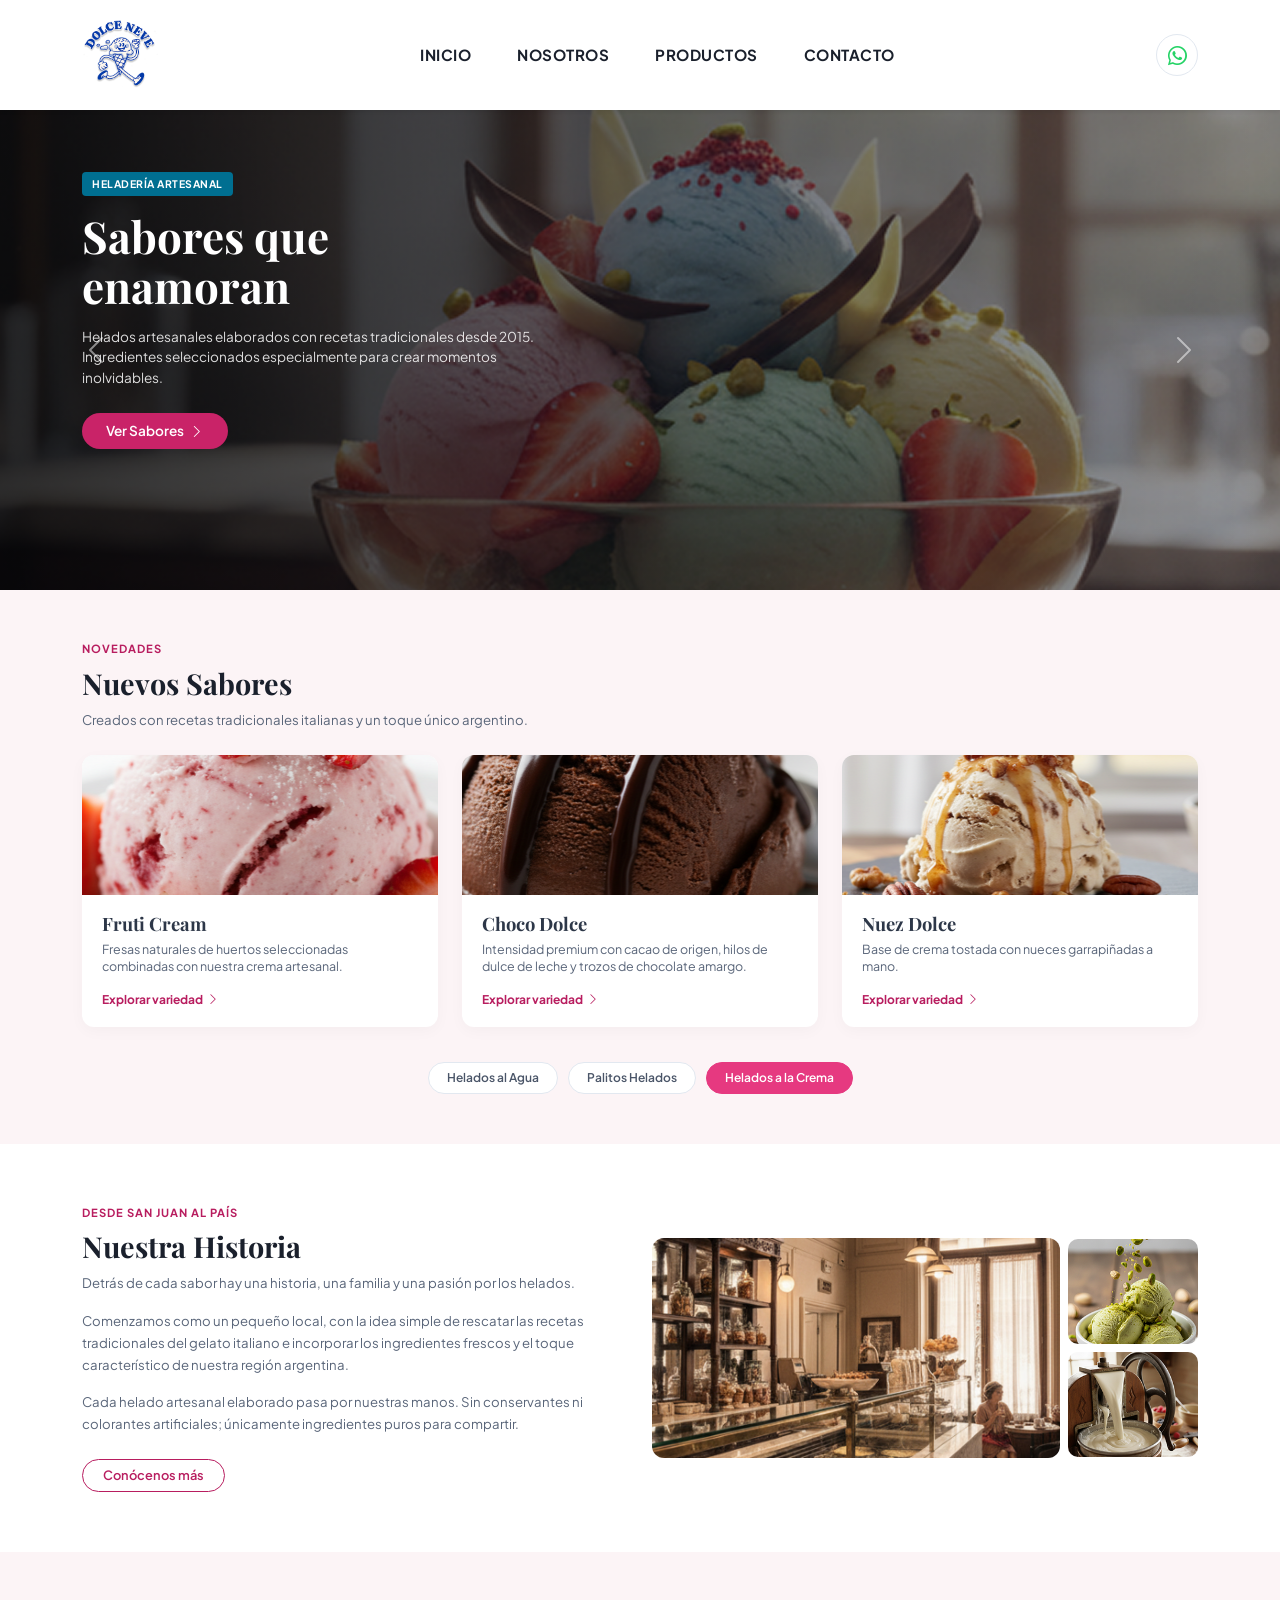
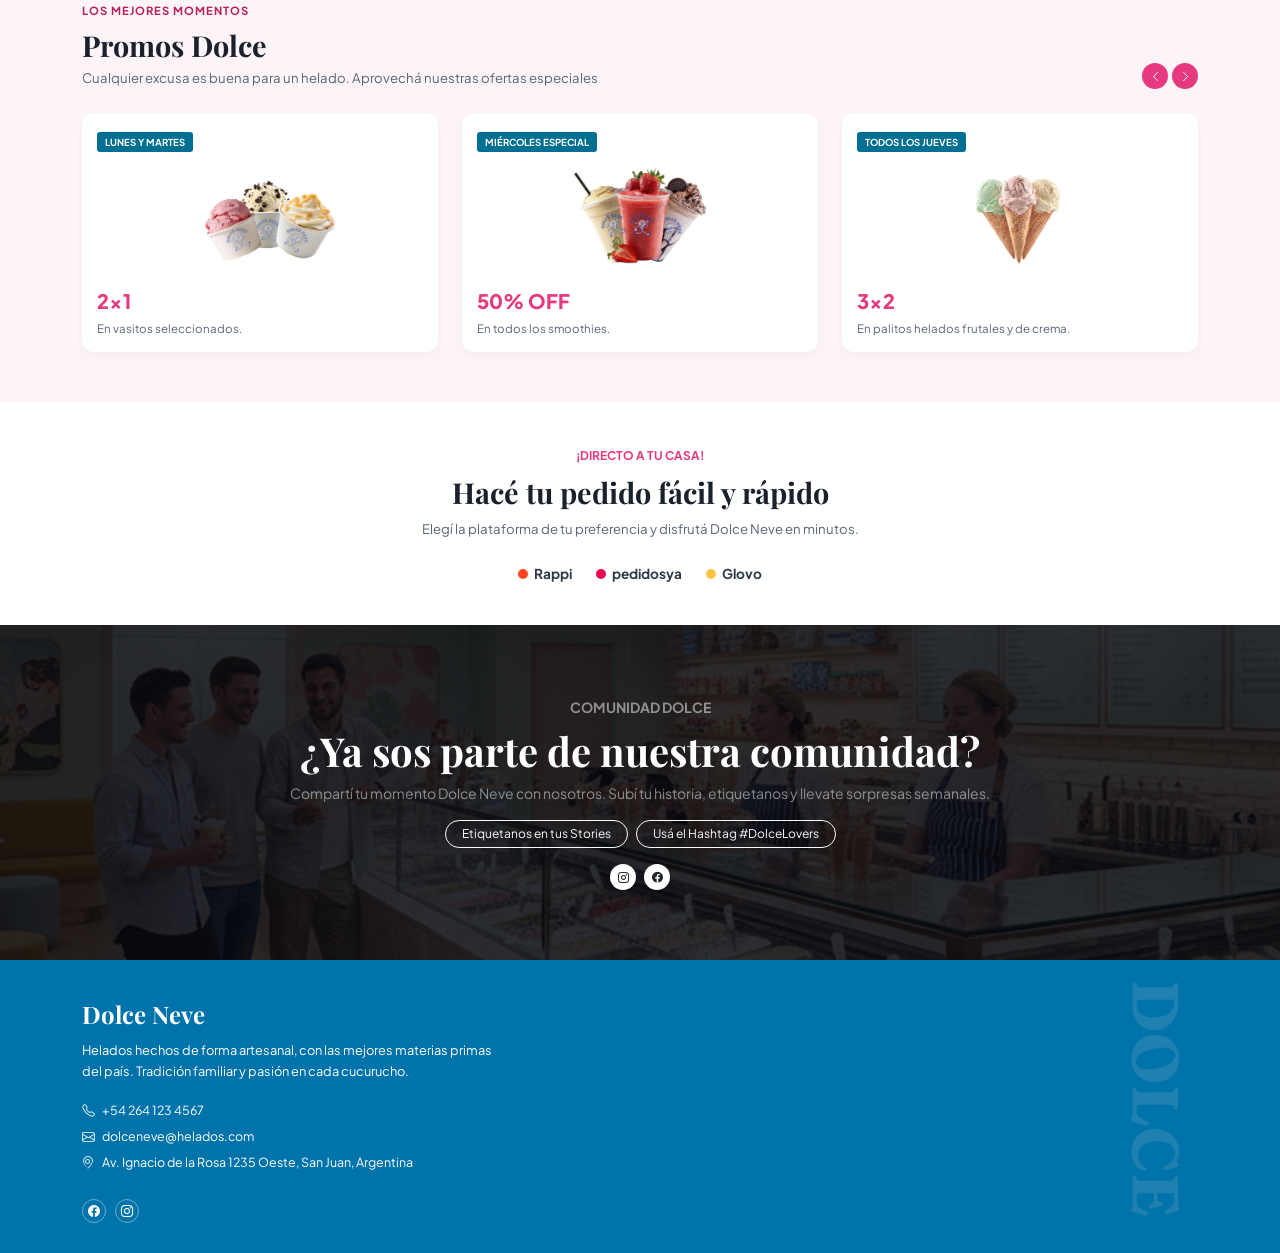
<file: index.html>
<!DOCTYPE html>
<html lang="es">
<head>
  <meta charset="UTF-8">
  <meta name="viewport" content="width=device-width, initial-scale=1.0">
  <link rel="icon" type="image/png" href="logox.png">
  <title>Dolce Neve - Heladería Artesanal</title>
   
  <link href="https://cdn.jsdelivr.net/npm/bootstrap@5.3.2/dist/css/bootstrap.min.css" rel="stylesheet">
  <link rel="stylesheet" href="https://cdn.jsdelivr.net/npm/bootstrap-icons@1.11.1/font/bootstrap-icons.css">
  <link rel="preconnect" href="https://fonts.googleapis.com">
  <link rel="preconnect" href="https://fonts.gstatic.com" crossorigin>
  <link href="https://fonts.googleapis.com/css2?family=Playfair+Display:ital,wght@0,600;0,700;1,400&family=Plus+Jakarta+Sans:wght@400;500;600;700&display=swap" rel="stylesheet">
  
  <link rel="stylesheet" href="styles.css">
</head>
<body>

 <header class="sticky-top bg-white shadow-sm">
  <div class="container">
    <nav class="navbar navbar-expand-lg navbar-light">
      <div class="container-fluid px-0">

        <a class="navbar-brand me-auto" href="index.html">
          <img src="logox.png" alt="Dolce Neve Logo">
        </a>

        <button class="navbar-toggler btn-menu-icon"
          type="button"
          data-bs-toggle="collapse"
          data-bs-target="#navbarNav"
          aria-controls="navbarNav"
          aria-expanded="false"
          aria-label="Abrir menú">
          <i class="bi bi-list"></i>
        </button>

        <div class="collapse navbar-collapse justify-content-center"
          id="navbarNav">

          <ul class="navbar-nav">

            <li class="nav-item">
              <a class="nav-link" href="index.html">INICIO</a>
            </li>

            <li class="nav-item">
              <a class="nav-link" href="nosotros.html">NOSOTROS</a>
            </li>

            <li class="nav-item">
              <a class="nav-link" href="sabores.html">PRODUCTOS</a>
            </li>

            <li class="nav-item">
              <a class="nav-link" href="contacto.html">CONTACTO</a>
            </li>

          </ul>
        </div>

        <div class="d-none d-lg-flex align-items-center gap-2">
          <a href="https://wa.me/542641234567"
            class="btn-whatsapp"
            title="WhatsApp"
            target="_blank">
            <i class="bi bi-whatsapp"></i>
          </a>
        </div>

      </div>
    </nav>
  </div>
</header>
  
  <div class="offcanvas offcanvas-end" tabindex="-1" id="menuGustos" aria-labelledby="menuGustosLabel">
    <div class="offcanvas-header border-bottom">
      <h5 class="offcanvas-title font-serif text-dn-pink fw-bold mb-0" id="menuGustosLabel">
        <i class="bi bi-ice-cream me-2"></i>Nuestros Gustos
      </h5>
      <button type="button" class="btn-close" data-bs-dismiss="offcanvas" aria-label="Close"></button>
    </div>
    <div class="offcanvas-body">
      <p class="small text-muted mb-3">Selecciona una categoría para explorar nuestra variedad artesanal:</p>

      <div class="accordion accordion-flush" id="accordionGustos">
        <div class="accordion-item">
          <h2 class="accordion-header">
            <button class="accordion-button fw-semibold" type="button" data-bs-toggle="collapse" data-bs-target="#cremasCollapse">
              <i class="bi bi-heart-fill me-2 text-dn-pink"></i> Cremas Tradicionales
            </button>
          </h2>
          <div id="cremasCollapse" class="accordion-collapse collapse show" data-bs-parent="#accordionGustos">
            <div class="accordion-body">
              <ul class="list-group list-group-flush small">
                <li class="list-group-item d-flex justify-content-between align-items-center bg-transparent px-0">
                  <span>Americana</span>
                  <span class="badge bg-light text-muted">Clásico</span>
                </li>
                <li class="list-group-item d-flex justify-content-between align-items-center bg-transparent px-0">
                  <span>Fruti Cream</span>
                  <span class="badge bg-danger-subtle text-danger">Nuevo</span>
                </li>
                <li class="list-group-item d-flex justify-content-between align-items-center bg-transparent px-0">
                  <span>Nuez Dolce</span>
                  <span class="badge bg-light text-muted">Especial</span>
                </li>
                <li class="list-group-item d-flex justify-content-between align-items-center bg-transparent px-0">
                  <span>Bare Vanilla</span>
                </li>
                <li class="list-group-item d-flex justify-content-between align-items-center bg-transparent px-0">
                  <span>Menta Granizada</span>
                </li>
                <li class="list-group-item d-flex justify-content-between align-items-center bg-transparent px-0">
                  <span>Sambayón</span>
                </li>
              </ul>
            </div>
          </div>
        </div>

        <div class="accordion-item">
          <h2 class="accordion-header">
            <button class="accordion-button collapsed fw-semibold" type="button" data-bs-toggle="collapse" data-bs-target="#chocoCollapse">
              <i class="bi bi-box-seam-fill me-2 text-dn-pink"></i> Chocolates
            </button>
          </h2>
          <div id="chocoCollapse" class="accordion-collapse collapse" data-bs-parent="#accordionGustos">
            <div class="accordion-body">
              <ul class="list-group list-group-flush small">
                <li class="list-group-item d-flex justify-content-between align-items-center bg-transparent px-0">
                  <span>Choco Dolce</span>
                  <span class="badge bg-danger-subtle text-danger">Recomendado</span>
                </li>
                <li class="list-group-item d-flex justify-content-between align-items-center bg-transparent px-0">
                  <span>Chocolate Amargo 70%</span>
                </li>
                <li class="list-group-item d-flex justify-content-between align-items-center bg-transparent px-0">
                  <span>Chocolate con Almendras</span>
                </li>
                <li class="list-group-item d-flex justify-content-between align-items-center bg-transparent px-0">
                  <span>Chocolate Blanco Marroc</span>
                </li>
                <li class="list-group-item d-flex justify-content-between align-items-center bg-transparent px-0">
                  <span>Chocolate Suizo</span>
                </li>
              </ul>
            </div>
          </div>
        </div>

        <div class="accordion-item">
          <h2 class="accordion-header">
            <button class="accordion-button collapsed fw-semibold" type="button" data-bs-toggle="collapse" data-bs-target="#ddlCollapse">
              <i class="bi bi-star-fill me-2 text-dn-pink"></i> Dulces de Leche
            </button>
          </h2>
          <div id="ddlCollapse" class="accordion-collapse collapse" data-bs-parent="#accordionGustos">
            <div class="accordion-body">
              <ul class="list-group list-group-flush small">
                <li class="list-group-item d-flex justify-content-between align-items-center bg-transparent px-0">
                  <span>Dulce de Leche Tradicional</span>
                </li>
                <li class="list-group-item d-flex justify-content-between align-items-center bg-transparent px-0">
                  <span>Dulce de Leche Granizado</span>
                  <span class="badge bg-light text-muted">Favorito</span>
                </li>
                <li class="list-group-item d-flex justify-content-between align-items-center bg-transparent px-0">
                  <span>Dulce de Leche Super Dolce (con Nuez)</span>
                </li>
                <li class="list-group-item d-flex justify-content-between align-items-center bg-transparent px-0">
                  <span>Dulce de Leche con Brownie</span>
                </li>
              </ul>
            </div>
          </div>
        </div>

        <div class="accordion-item">
          <h2 class="accordion-header">
            <button class="accordion-button collapsed fw-semibold" type="button" data-bs-toggle="collapse" data-bs-target="#frutalesCollapse">
              <i class="bi bi-droplet-fill me-2 text-dn-pink"></i> Frutales al Agua
            </button>
          </h2>
          <div id="frutalesCollapse" class="accordion-collapse collapse" data-bs-parent="#accordionGustos">
            <div class="accordion-body">
              <ul class="list-group list-group-flush small">
                <li class="list-group-item d-flex justify-content-between align-items-center bg-transparent px-0">
                  <span>Limón Natural Sanjuanino</span>
                </li>
                <li class="list-group-item d-flex justify-content-between align-items-center bg-transparent px-0">
                  <span>Frutilla al Agua</span>
                </li>
                <li class="list-group-item d-flex justify-content-between align-items-center bg-transparent px-0">
                  <span>Maracuyá Tropical</span>
                </li>
                <li class="list-group-item d-flex justify-content-between align-items-center bg-transparent px-0">
                  <span>Ananá e Higo</span>
                </li>
              </ul>
            </div>
          </div>
        </div>
      </div>

      <div class="mt-4 p-3 bg-pink-section rounded-3 text-center">
        <p class="small fw-semibold text-dark mb-2">¿Querés pedir tus sabores favoritos?</p>
        <a href="contacto.html" class="btn btn-dn-pink w-100 btn-sm">Hacer Pedido Online</a>
      </div>
    </div>
  </div>

  <section class="hero-section">
    <div id="heroCarousel" class="carousel slide" data-bs-ride="carousel">
      <div class="carousel-inner">
        <div class="carousel-item active">
          <div class="hero-slide" style="background-image: url(head.png);">
            <div class="hero-overlay"></div>
            <div class="container h-100">
              <div class="row align-items-center h-100">
                <div class="col-lg-6">
                  <div class="hero-content">
                    <span class="hero-badge">HELADERÍA ARTESANAL</span>
                    <h1 class="hero-title">Sabores que enamoran</h1>
                    <p class="hero-text">
                      Helados artesanales elaborados con recetas tradicionales desde 2015. Ingredientes seleccionados especialmente para crear momentos inolvidables.
                    </p>
                    <a href="sabores.html" class="btn btn-dn-pink">
                      Ver Sabores <i class="bi bi-chevron-right ms-1"></i>
                    </a>
                  </div>
                </div>
              </div>
            </div>
          </div>
        </div>
        
        <div class="carousel-item">
          <div class="hero-slide" style="background-image: url('historia.png');">
            <div class="hero-overlay"></div>
            <div class="container h-100">
              <div class="row align-items-center h-100">
                <div class="col-lg-6">
                  <div class="hero-content">
                    <span class="hero-badge">TRADICIÓN E INNOVACIÓN</span>
                    <h1 class="hero-title">Nuestra Pasión Artesanal</h1>
                    <p class="hero-text">
                      Cada sabor es preparado minuciosamente para brindarte la mejor experiencia heladera en San Juan.
                    </p>
                    <a href="#historia" class="btn btn-dn-pink">
                      Conoce Más <i class="bi bi-chevron-right ms-1"></i>
                    </a>
                  </div>
                </div>
              </div>
            </div>
          </div>
        </div>
      </div>

      <button class="carousel-control-prev" type="button" data-bs-target="#heroCarousel" data-bs-slide="prev">
        <span class="carousel-control-prev-icon" aria-hidden="true"></span>
        <span class="visually-hidden">Anterior</span>
      </button>
      <button class="carousel-control-next" type="button" data-bs-target="#heroCarousel" data-bs-slide="next">
        <span class="carousel-control-next-icon" aria-hidden="true"></span>
        <span class="visually-hidden">Siguiente</span>
      </button>
    </div>
  </section>
  
  <section id="novedades" class="bg-pink-section">
    <div class="container">
      <div class="mb-4">
        <span class="section-subtitle-tag">NOVEDADES</span>
        <h2 class="section-title">Nuevos Sabores</h2>
        <p class="section-desc">
          Creados con recetas tradicionales italianas y un toque único argentino.
        </p>
      </div>

      <div class="row g-4">
        <div class="col-md-4">
          <div class="card-sabor">
            <div class="card-sabor-img-wrapper">
              <img src="fruti.png" alt="Fruti Cream">
            </div>
            <div class="card-sabor-body">
              <h3 class="card-sabor-title">Fruti Cream</h3>
              <p class="card-sabor-text">
                Fresas naturales de huertos seleccionadas combinadas con nuestra crema artesanal.
              </p>
              <a href="sabores.html" class="link-explorar">
                Explorar variedad <i class="bi bi-chevron-right"></i>
              </a>
            </div>
          </div>
        </div>

        <div class="col-md-4">
          <div class="card-sabor">
            <div class="card-sabor-img-wrapper">
              <img src="choco.png" alt="Choco Dolce">
            </div>
            <div class="card-sabor-body">
              <h3 class="card-sabor-title">Choco Dolce</h3>
              <p class="card-sabor-text">
                Intensidad premium con cacao de origen, hilos de dulce de leche y trozos de chocolate amargo.
              </p>
              <a href="sabores.html" class="link-explorar">
                Explorar variedad <i class="bi bi-chevron-right"></i>
              </a>
            </div>
          </div>
        </div>

        <div class="col-md-4">
          <div class="card-sabor">
            <div class="card-sabor-img-wrapper">
              <img src="nuez.png" alt="Nuez Dolce">
            </div>
            <div class="card-sabor-body">
              <h3 class="card-sabor-title">Nuez Dolce</h3>
              <p class="card-sabor-text">
                Base de crema tostada con nueces garrapiñadas a mano.
              </p>
              <a href="sabores.html" class="link-explorar">
                Explorar variedad <i class="bi bi-chevron-right"></i>
              </a>
            </div>
          </div>
        </div>
      </div>

      <div class="filter-pills">
        <button class="btn btn-pill-custom">Helados al Agua</button>
        <button class="btn btn-pill-custom">Palitos Helados</button>
        <button class="btn btn-pill-custom active">Helados a la Crema</button>
      </div>
    </div>
  </section>

  <section id="historia" class="history-section">
    <div class="container">
      <div class="row align-items-center g-4">
        <div class="col-lg-6">
          <span class="section-subtitle-tag">DESDE SAN JUAN AL PAÍS</span>
          <h2 class="section-title">Nuestra Historia</h2>
          <p class="section-desc mb-3">
            Detrás de cada sabor hay una historia, una familia y una pasión por los helados.
          </p>
          <p class="section-desc mb-3">
            Comenzamos como un pequeño local, con la idea simple de rescatar las recetas tradicionales del gelato italiano e incorporar los ingredientes frescos y el toque característico de nuestra región argentina.
          </p>
          <p class="section-desc mb-4">
            Cada helado artesanal elaborado pasa por nuestras manos. Sin conservantes ni colorantes artificiales; únicamente ingredientes puros para compartir.
          </p>
          <a href="nosotros.html" class="btn-outline-dn">
            Conócenos más
          </a>
        </div>

        <div class="col-lg-6">
          <div class="row g-2 align-items-center">
            <div class="col-9">
              <img src="historia.png" alt="Local Historia Dolce Neve" class="history-img-main">
            </div>
            <div class="col-3 d-flex flex-column gap-2">
              <img src="helado verde.jpg" alt="Proceso 1" class="history-img-thumb">
              <img src="yogurt.jpg" alt="Proceso 2" class="history-img-thumb">
            </div>
          </div>
        </div>
      </div>
    </div>
  </section>

  <section id="sabores" class="bg-pink-section">
    <div class="container">
      <div class="d-flex justify-content-between align-items-end mb-4">
        <div>
          <span class="section-subtitle-tag">LOS MEJORES MOMENTOS</span>
          <h2 class="section-title mb-0">Promos Dolce</h2>
<p class="section-desc mb-0 mt-1">Cualquier excusa es buena para un helado. Aprovechá nuestras ofertas especiales</p>
</div>
<div class="d-flex gap-1">
  <button class="btn-circle-nav"><i class="bi bi-chevron-left"></i></button>
  <button class="btn-circle-nav"><i class="bi bi-chevron-right"></i></button>
</div>
</div>

<div class="row g-4">
  <div class="col-md-4">
    <div class="card-promo" onclick="window.location.href='contacto.html'" style="cursor: pointer;">
      <span class="promo-badge">LUNES Y MARTES</span>
      <img src="vaso.png" alt="Promo 2x1" class="card-promo-img">
      <div class="promo-val">2x1</div>
      <p class="promo-desc">En vasitos seleccionados.</p>
    </div>
  </div>

  <div class="col-md-4">
    <div class="card-promo" onclick="window.location.href='contacto.html'" style="cursor: pointer;">
      <span class="promo-badge">MIÉRCOLES ESPECIAL</span>
      <img src="lic.png" alt="Promo 50% OFF" class="card-promo-img">
      <div class="promo-val">50% OFF</div>
      <p class="promo-desc">En todos los smoothies.</p>
    </div>
  </div>

  <div class="col-md-4">
    <div class="card-promo" onclick="window.location.href='contacto.html'" style="cursor: pointer;">
      <span class="promo-badge">TODOS LOS JUEVES</span>
      <img src="cono.png" alt="Promo 3x2" class="card-promo-img">
      <div class="promo-val">3x2</div>
      <p class="promo-desc">En palitos helados frutales y de crema.</p>
    </div>
  </div>
</div>
</div>
</section>

  <section class="delivery-section">
    <div class="container">
      <span class="delivery-badge">¡DIRECTO A TU CASA!</span>
      <h3 class="section-title my-2">Hacé tu pedido fácil y rápido</h3>
      <p class="section-desc mb-4">Elegí la plataforma de tu preferencia y disfrutá Dolce Neve en minutos.</p>
      
      <div class="d-flex justify-content-center align-items-center gap-4 flex-wrap">
        <div class="delivery-logo-item">
          <span class="dot-rappi"></span> Rappi
        </div>
        <div class="delivery-logo-item">
          <span class="dot-pedidos"></span> pedidosya
        </div>
        <div class="delivery-logo-item">
          <span class="dot-glovo"></span> Glovo
        </div>
      </div>
    </div>
  </section>

  <section class="community-banner" style="background-image: url('comunidad.png');">
    <div class="community-overlay"></div>
    <div class="container community-content">
      <span class="text-uppercase fw-bold text-white-50 small tracking-wider">COMUNIDAD DOLCE</span>
      <h2 class="display-6 fw-bold my-2 font-serif">¿Ya sos parte de nuestra comunidad?</h2>
      <p class="small text-white-50 max-w-lg mx-auto mb-3">
        Compartí tu momento Dolce Neve con nosotros. Subí tu historia, etiquetanos y llevate sorpresas semanales.
      </p>
      <div class="d-flex justify-content-center gap-2 mb-3">
        <a href="#" class="btn btn-sm btn-outline-light rounded-pill px-3" style="font-size: 0.75rem;">Etiquetanos en tus Stories</a>
        <a href="#" class="btn btn-sm btn-outline-light rounded-pill px-3" style="font-size: 0.75rem;">Usá el Hashtag #DolceLovers</a>
      </div>
      <div class="d-flex justify-content-center gap-2">
        <a href="#" class="btn-circle-nav bg-white text-dark"><i class="bi bi-instagram"></i></a>
        <a href="#" class="btn-circle-nav bg-white text-dark"><i class="bi bi-facebook"></i></a>
      </div>
    </div>
  </section>

  <footer class="footer-custom">
    <img src="dolcex.png" alt="Dolce Watermark" class="footer-watermark">

    <div class="container">
      <div class="row">
        <div class="col-lg-6">
          <h4 class="footer-title">Dolce Neve</h4>
          <p class="footer-text">
            Helados hechos de forma artesanal, con las mejores materias primas del país. Tradición familiar y pasión en cada cucurucho.
          </p>
          
          <div class="footer-info-item">
            <i class="bi bi-telephone"></i> +54 264 123 4567
          </div>
          <div class="footer-info-item">
            <i class="bi bi-envelope"></i> dolceneve@helados.com
          </div>
          <div class="footer-info-item">
            <i class="bi bi-geo-alt"></i> Av. Ignacio de la Rosa 1235 Oeste, San Juan, Argentina
          </div>

          <div class="mt-4">
            <a href="#" class="footer-social-icon"><i class="bi bi-facebook"></i></a>
            <a href="#" class="footer-social-icon"><i class="bi bi-instagram"></i></a>
          </div>
        </div>
      </div>
    </div>
  </footer>

  <script src="https://cdn.jsdelivr.net/npm/bootstrap@5.3.2/dist/js/bootstrap.bundle.min.js"></script>
  <script src="script.js"></script>
</body>
</html>
</file>
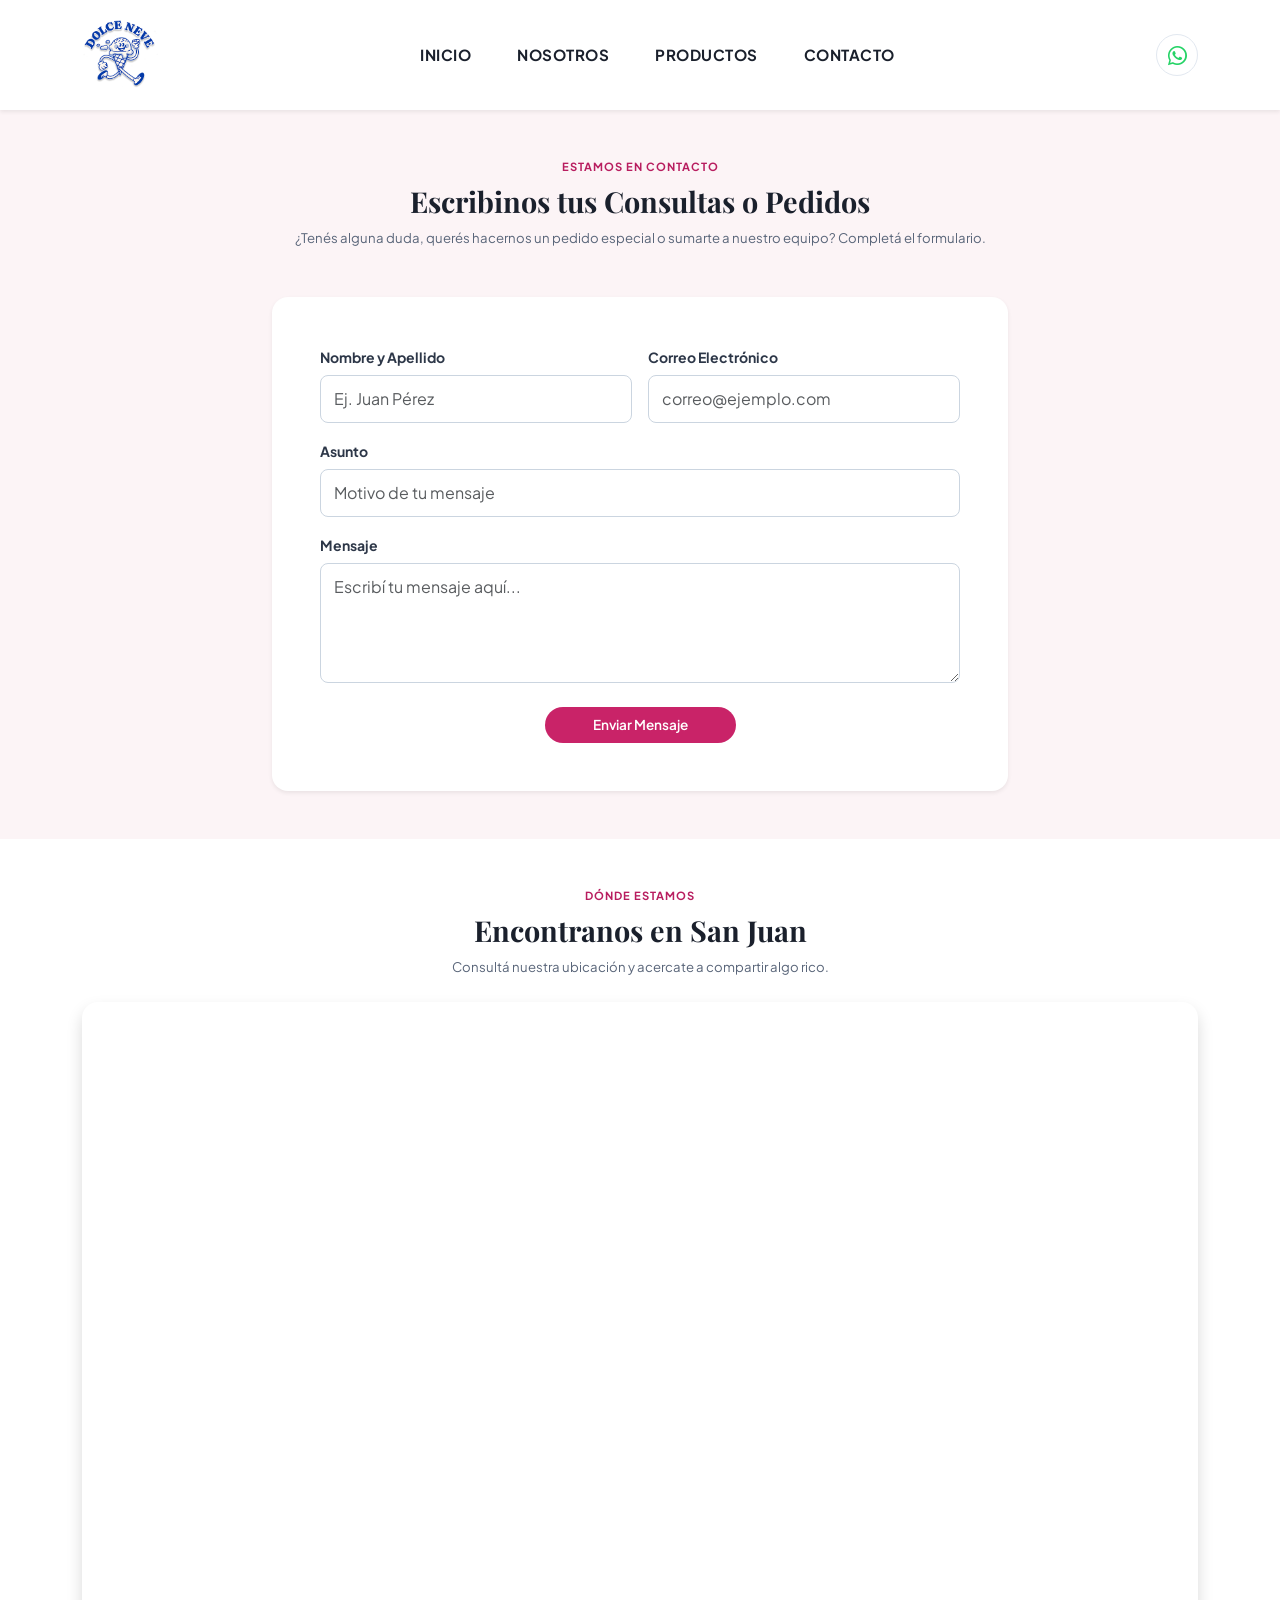
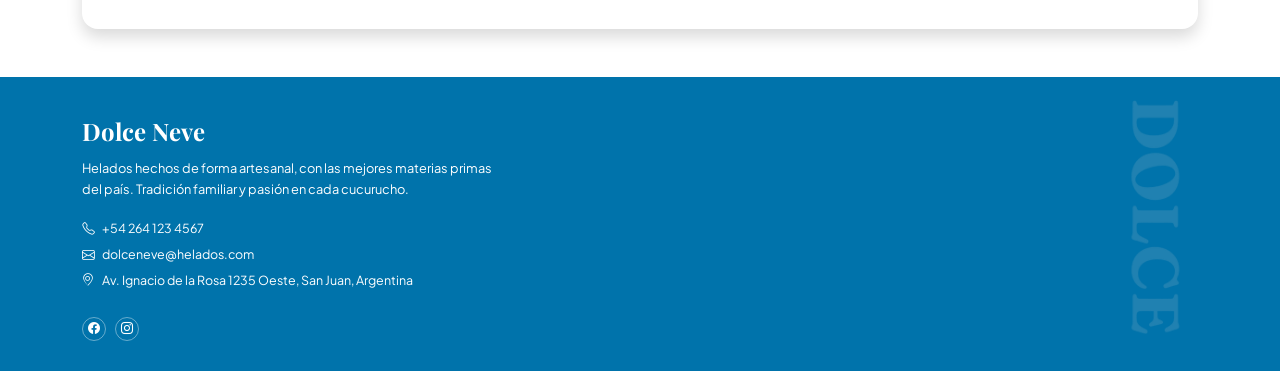
<file: contacto.html>
<!DOCTYPE html>
<html lang="es">
<head>
  <meta charset="UTF-8">
  <meta name="viewport" content="width=device-width, initial-scale=1.0">
  <link rel="icon" type="image/png" href="logox.png">
  <title>Contacto - Dolce Neve</title>

  
  <link href="https://cdn.jsdelivr.net/npm/bootstrap@5.3.2/dist/css/bootstrap.min.css" rel="stylesheet">
  
  <link rel="stylesheet" href="https://cdn.jsdelivr.net/npm/bootstrap-icons@1.11.1/font/bootstrap-icons.css">
  
  <link rel="preconnect" href="https://fonts.googleapis.com">
  <link rel="preconnect" href="https://fonts.gstatic.com" crossorigin>
  <link href="https://fonts.googleapis.com/css2?family=Playfair+Display:ital,wght@0,600;0,700;1,400&family=Plus+Jakarta+Sans:wght@400;500;600;700&display=swap" rel="stylesheet">
  
  
  <link rel="stylesheet" href="styles.css">
</head>
<body>

  
  <header class="sticky-top bg-white shadow-sm">
  <div class="container">
    <nav class="navbar navbar-expand-lg navbar-light">
      <div class="container-fluid px-0">

        <a class="navbar-brand me-auto" href="index.html">
          <img src="logox.png" alt="Dolce Neve Logo">
        </a>

        <button class="navbar-toggler btn-menu-icon"
          type="button"
          data-bs-toggle="collapse"
          data-bs-target="#navbarNav"
          aria-controls="navbarNav"
          aria-expanded="false"
          aria-label="Abrir menú">
          <i class="bi bi-list"></i>
        </button>

        <div class="collapse navbar-collapse justify-content-center"
          id="navbarNav">

          <ul class="navbar-nav">

            <li class="nav-item">
              <a class="nav-link" href="index.html">INICIO</a>
            </li>

            <li class="nav-item">
              <a class="nav-link" href="nosotros.html">NOSOTROS</a>
            </li>

            <li class="nav-item">
              <a class="nav-link" href="sabores.html">PRODUCTOS</a>
            </li>

            <li class="nav-item">
              <a class="nav-link" href="contacto.html">CONTACTO</a>
            </li>

          </ul>
        </div>

        <div class="d-none d-lg-flex align-items-center gap-2">
          <a href="https://wa.me/542641234567"
            class="btn-whatsapp"
            title="WhatsApp"
            target="_blank">
            <i class="bi bi-whatsapp"></i>
          </a>
        </div>

      </div>
    </nav>
  </div>
</header>
  
  <section class="py-5 bg-pink-section">
    <div class="container">
      <div class="row justify-content-center">
        <div class="col-lg-8">
          <div class="text-center mb-5">
            <span class="section-subtitle-tag">ESTAMOS EN CONTACTO</span>
            <h1 class="section-title display-5">Escribinos tus Consultas o Pedidos</h1>
            <p class="section-desc">¿Tenés alguna duda, querés hacernos un pedido especial o sumarte a nuestro equipo? Completá el formulario.</p>
          </div>

          <div class="card border-0 shadow-sm p-4 p-md-5 rounded-4 bg-white">
            <form>
              <div class="row g-3">
                <div class="col-md-6">
                  <label for="nombre" class="form-label fw-bold small">Nombre y Apellido</label>
                  <input type="text" class="form-control" id="nombre" placeholder="Ej. Juan Pérez" required>
                </div>
                <div class="col-md-6">
                  <label for="email" class="form-label fw-bold small">Correo Electrónico</label>
                  <input type="email" class="form-control" id="email" placeholder="correo@ejemplo.com" required>
                </div>
                <div class="col-md-12">
                  <label for="asunto" class="form-label fw-bold small">Asunto</label>
                  <input type="text" class="form-control" id="asunto" placeholder="Motivo de tu mensaje">
                </div>
                <div class="col-md-12">
                  <label for="mensaje" class="form-label fw-bold small">Mensaje</label>
                  <textarea class="form-control" id="mensaje" rows="4" placeholder="Escribí tu mensaje aquí..." required></textarea>
                </div>
                <div class="col-md-12 text-center mt-4">
                  <button type="submit" class="btn btn-dn-pink px-5 py-2">Enviar Mensaje</button>
                </div>
              </div>
            </form>
          </div>

        </div>
      </div>
    </div>
  </section>


  <section class="py-5">
    <div class="container">
      <div class="text-center mb-4">
        <span class="section-subtitle-tag">DÓNDE ESTAMOS</span>
        <h2 class="section-title">Encontranos en San Juan</h2>
        <p class="section-desc">Consultá nuestra ubicación y acercate a compartir algo rico.</p>
      </div>
      <div class="ratio ratio-16x9 rounded-4 overflow-hidden shadow">
        <iframe src="https://www.google.com/maps?q=San%20Juan%20Argentina&output=embed"
          title="Ubicación de Dolce Neve en San Juan" loading="lazy" allowfullscreen></iframe>
      </div>
    </div>
  </section>

  <footer class="footer-custom">
    <img src="dolcex.png" alt="Dolce Watermark" class="footer-watermark">

    <div class="container">
      <div class="row">
        <div class="col-lg-6">
          <h4 class="footer-title">Dolce Neve</h4>
          <p class="footer-text">
            Helados hechos de forma artesanal, con las mejores materias primas del país. Tradición familiar y pasión en cada cucurucho.
          </p>
          
          <div class="footer-info-item">
            <i class="bi bi-telephone"></i> +54 264 123 4567
          </div>
          <div class="footer-info-item">
            <i class="bi bi-envelope"></i> dolceneve@helados.com
          </div>
          <div class="footer-info-item">
            <i class="bi bi-geo-alt"></i> Av. Ignacio de la Rosa 1235 Oeste, San Juan, Argentina
          </div>

          <div class="mt-4">
            <a href="#" class="footer-social-icon"><i class="bi bi-facebook"></i></a>
            <a href="#" class="footer-social-icon"><i class="bi bi-instagram"></i></a>
          </div>
        </div>
      </div>
    </div>
  </footer>

  
  <script src="https://cdn.jsdelivr.net/npm/bootstrap@5.3.2/dist/js/bootstrap.bundle.min.js"></script>

  <script src="script.js"></script>
</body>
</html>
</file>
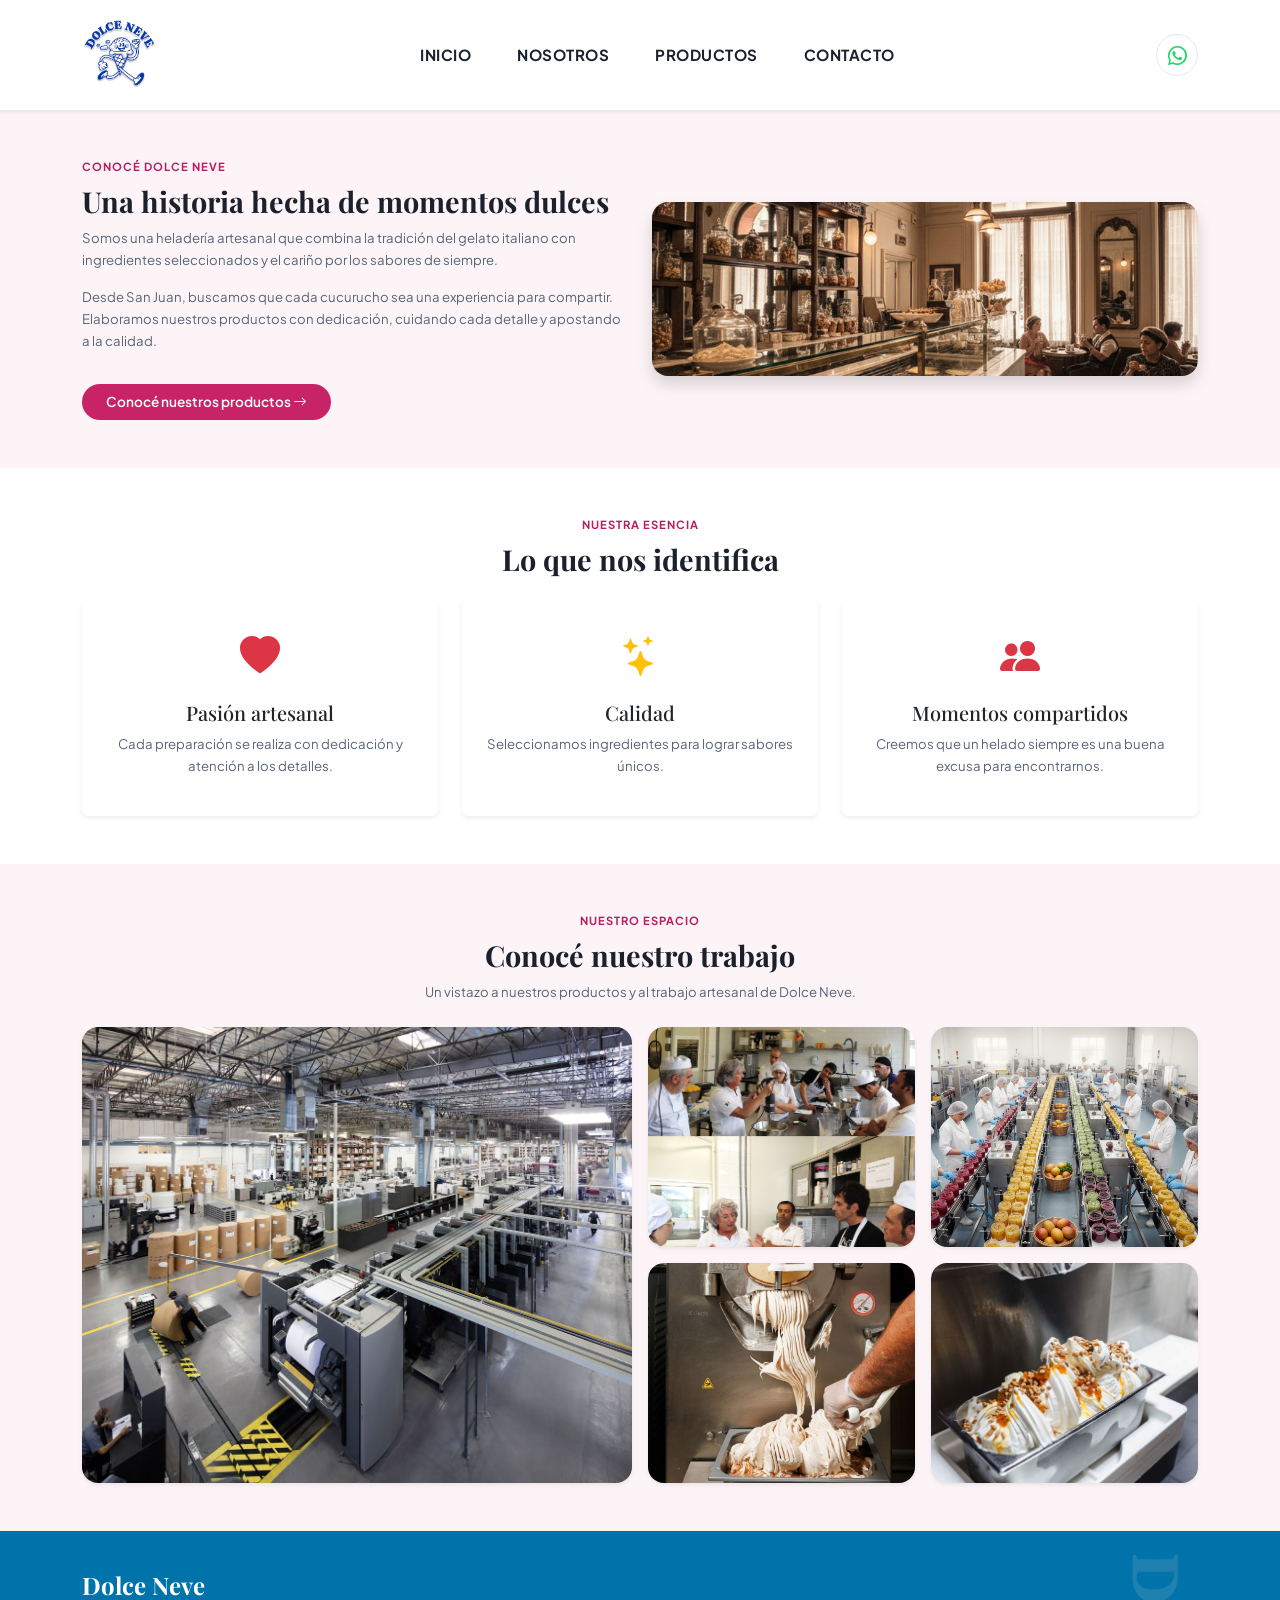
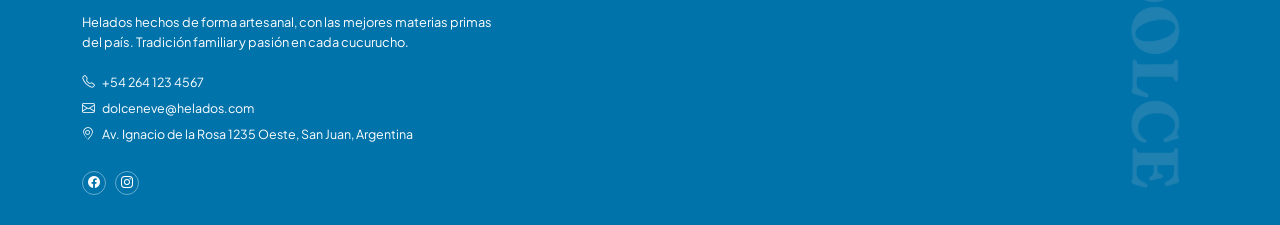
<file: nosotros.html>
<!DOCTYPE html>
<html lang="es">
<head>
  <meta charset="UTF-8">
  <meta name="viewport" content="width=device-width, initial-scale=1.0">
  <title>Nosotros - Dolce Neve</title>

  <link rel="icon" type="image/png" href="logox.png">
  <link href="https://cdn.jsdelivr.net/npm/bootstrap@5.3.2/dist/css/bootstrap.min.css" rel="stylesheet">
  <link rel="stylesheet" href="https://cdn.jsdelivr.net/npm/bootstrap-icons@1.11.1/font/bootstrap-icons.css">

  <link rel="preconnect" href="https://fonts.googleapis.com">
  <link rel="preconnect" href="https://fonts.gstatic.com" crossorigin>
  <link href="https://fonts.googleapis.com/css2?family=Playfair+Display:ital,wght@0,600;0,700;1,400&family=Plus+Jakarta+Sans:wght@400;500;600;700&display=swap" rel="stylesheet">

  <link rel="stylesheet" href="styles.css">
</head>

<body>

<header class="sticky-top bg-white shadow-sm">
  <div class="container">
    <nav class="navbar navbar-expand-lg navbar-light">
      <div class="container-fluid px-0">

        <a class="navbar-brand me-auto" href="index.html">
          <img src="logox.png" alt="Dolce Neve Logo">
        </a>

        <button class="navbar-toggler btn-menu-icon" type="button"
          data-bs-toggle="collapse" data-bs-target="#navbarNav"
          aria-controls="navbarNav" aria-expanded="false"
          aria-label="Abrir menú">
          <i class="bi bi-list"></i>
        </button>

        <div class="collapse navbar-collapse justify-content-center" id="navbarNav">
          <ul class="navbar-nav">
            <li class="nav-item">
              <a class="nav-link" href="index.html">INICIO</a>
            </li>
            <li class="nav-item">
              <a class="nav-link active" href="nosotros.html">NOSOTROS</a>
            </li>
            <li class="nav-item">
              <a class="nav-link" href="sabores.html">PRODUCTOS</a>
            </li>
            <li class="nav-item">
              <a class="nav-link" href="contacto.html">CONTACTO</a>
            </li>
          </ul>
        </div>

        <div class="d-none d-lg-flex align-items-center gap-2">
          <a href="https://wa.me/542641234567"
             class="btn-whatsapp" title="WhatsApp" target="_blank">
            <i class="bi bi-whatsapp"></i>
          </a>
        </div>

      </div>
    </nav>
  </div>
</header>

<main>

  <section class="py-5 bg-pink-section">
    <div class="container">
      <div class="row align-items-center g-4">

        <div class="col-lg-6">
          <span class="section-subtitle-tag">CONOCÉ DOLCE NEVE</span>

          <h1 class="section-title display-5">
            Una historia hecha de momentos dulces
          </h1>

          <p class="section-desc">
            Somos una heladería artesanal que combina la tradición
            del gelato italiano con ingredientes seleccionados y
            el cariño por los sabores de siempre.
          </p>

          <p class="section-desc">
            Desde San Juan, buscamos que cada cucurucho sea una
            experiencia para compartir. Elaboramos nuestros productos
            con dedicación, cuidando cada detalle y apostando a la calidad.
          </p>

          <a href="sabores.html" class="btn btn-dn-pink mt-3">
            Conocé nuestros productos
            <i class="bi bi-arrow-right"></i>
          </a>
        </div>

        <div class="col-lg-6">
          <img src="historia.png"
               alt="Historia de Dolce Neve"
               class="img-fluid rounded-4 shadow">
        </div>

      </div>
    </div>
  </section>

  <section class="py-5">
    <div class="container">

      <div class="text-center mb-4">
        <span class="section-subtitle-tag">NUESTRA ESENCIA</span>
        <h2 class="section-title">Lo que nos identifica</h2>
      </div>

      <div class="row g-4">

        <div class="col-md-4">
          <div class="card h-100 border-0 shadow-sm p-4 text-center">
            <i class="bi bi-heart-fill fs-1 mb-3 text-danger"></i>
            <h3 class="h5">Pasión artesanal</h3>
            <p class="section-desc">
              Cada preparación se realiza con dedicación
              y atención a los detalles.
            </p>
          </div>
        </div>

        <div class="col-md-4">
          <div class="card h-100 border-0 shadow-sm p-4 text-center">
            <i class="bi bi-stars fs-1 mb-3 text-warning"></i>
            <h3 class="h5">Calidad</h3>
            <p class="section-desc">
              Seleccionamos ingredientes para lograr
              sabores únicos.
            </p>
          </div>
        </div>

        <div class="col-md-4">
          <div class="card h-100 border-0 shadow-sm p-4 text-center">
            <i class="bi bi-people-fill fs-1 mb-3 text-danger"></i>
            <h3 class="h5">Momentos compartidos</h3>
            <p class="section-desc">
              Creemos que un helado siempre es una buena
              excusa para encontrarnos.
            </p>
          </div>
        </div>

      </div>
    </div>
  </section>

  <section class="py-5 bg-pink-section">
    <div class="container">
      <div class="text-center mb-4">
        <span class="section-subtitle-tag">NUESTRO ESPACIO</span>
        <h2 class="section-title">Conocé nuestro trabajo</h2>
        <p class="section-desc">Un vistazo a nuestros productos y al trabajo artesanal de Dolce Neve.</p>
      </div>
      <div class="row g-3 factory-gallery">
        <div class="col-md-6">
          <img src="fabrica.jpg" alt="Espacio de Dolce Neve" class="img-fluid rounded-4 shadow-sm w-100 factory-gallery-main">
        </div>
        <div class="col-md-6">
          <div class="row g-3">
            <div class="col-6">
              <img src="staff.jpg" alt="Helado artesanal" class="img-fluid rounded-4 shadow-sm w-100 factory-gallery-small">
            </div>
            <div class="col-6">
              <img src="fabr2.jpg" alt="Producto artesanal Dolce Neve" class="img-fluid rounded-4 shadow-sm w-100 factory-gallery-small">
            </div>
             <div class="col-6">
        <img src="prod.jpg" alt="Trabajo artesanal" class="img-fluid rounded-4 shadow-sm w-100 factory-gallery-small">
      </div>

      <div class="col-6">
        <img src="prod2.jpg" alt="Elaboración de helados" class="img-fluid rounded-4 shadow-sm w-100 factory-gallery-small">
      </div>
          </div>
        </div>
      </div>
    </div>
  </section>

</main>

<footer class="footer-custom">
  <img src="dolcex.png" alt="Dolce Watermark" class="footer-watermark">

  <div class="container">
    <div class="row">
      <div class="col-lg-6">

        <h4 class="footer-title">Dolce Neve</h4>

        <p class="footer-text">
          Helados hechos de forma artesanal, con las mejores
          materias primas del país. Tradición familiar y
          pasión en cada cucurucho.
        </p>

        <div class="footer-info-item">
          <i class="bi bi-telephone"></i> +54 264 123 4567
        </div>

        <div class="footer-info-item">
          <i class="bi bi-envelope"></i> dolceneve@helados.com
        </div>

        <div class="footer-info-item">
          <i class="bi bi-geo-alt"></i>
          Av. Ignacio de la Rosa 1235 Oeste, San Juan, Argentina
        </div>

        <div class="mt-4">
          <a href="#" class="footer-social-icon">
            <i class="bi bi-facebook"></i>
          </a>
          <a href="#" class="footer-social-icon">
            <i class="bi bi-instagram"></i>
          </a>
        </div>

      </div>
    </div>
  </div>
</footer>

<script src="https://cdn.jsdelivr.net/npm/bootstrap@5.3.2/dist/js/bootstrap.bundle.min.js"></script>
<script src="script.js"></script>

</body>
</html>
</file>
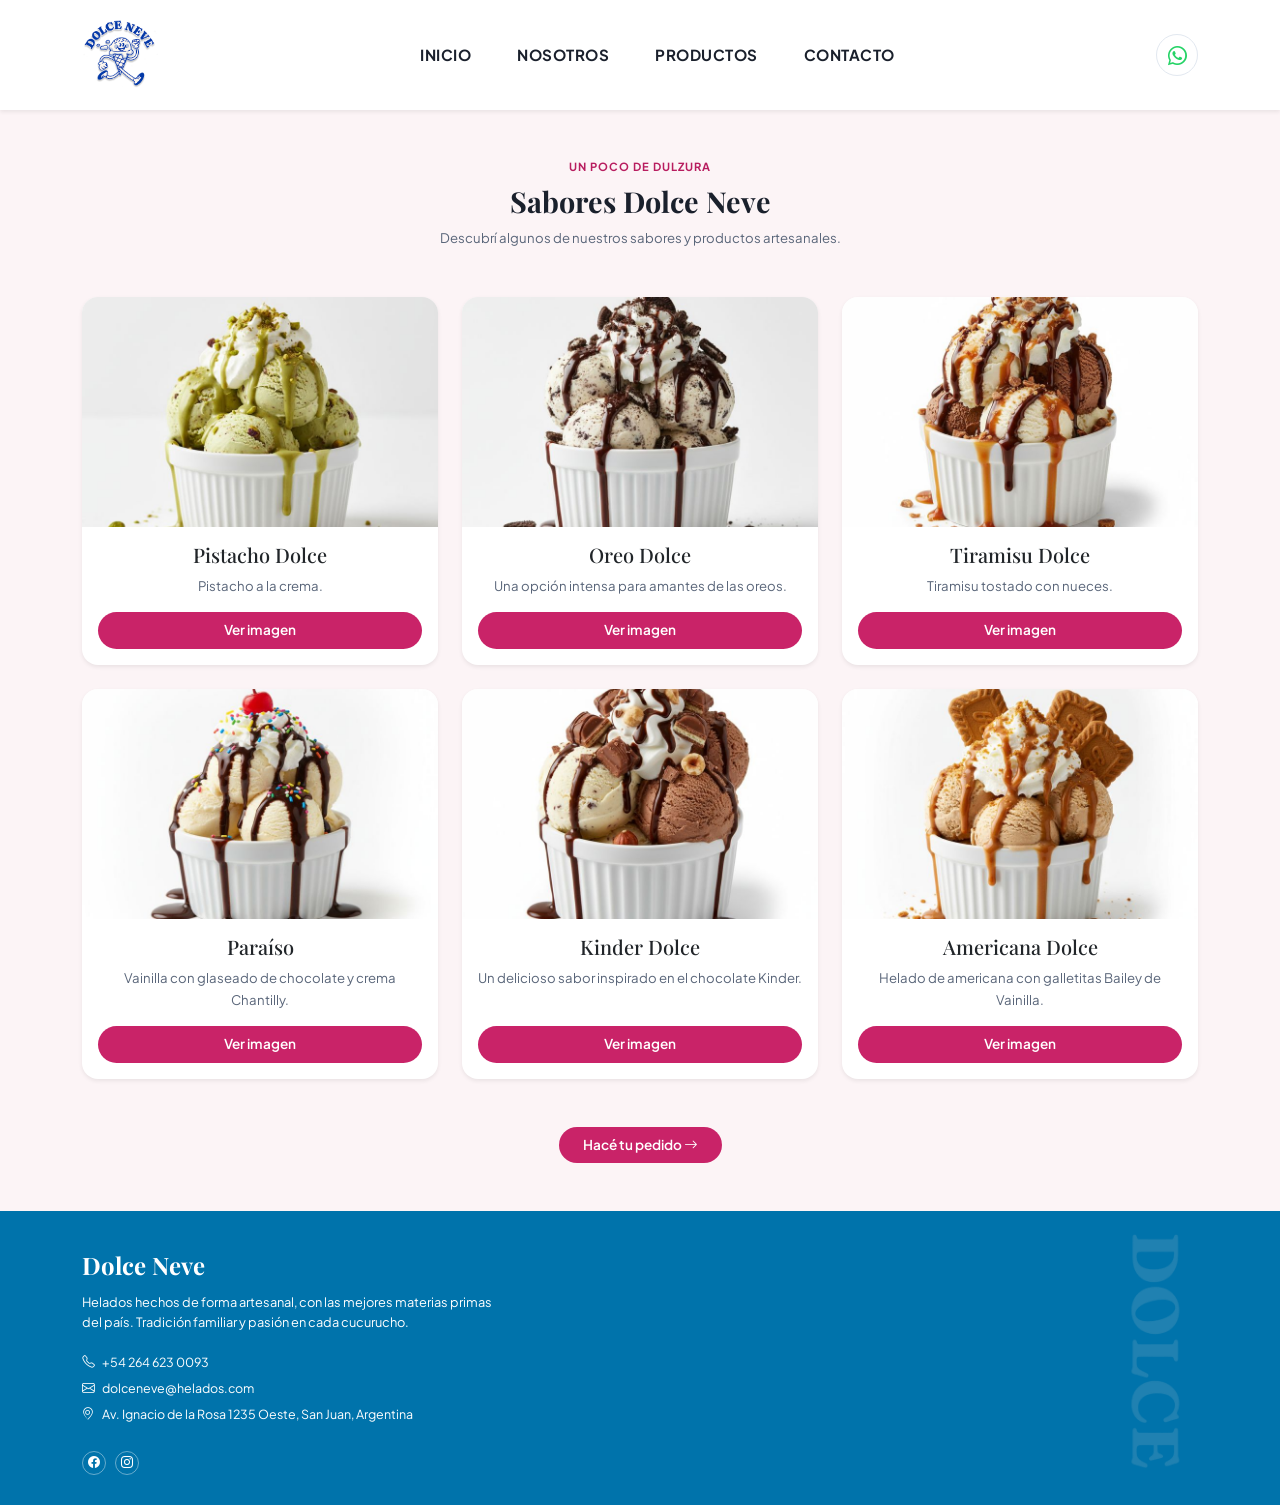
<file: sabores.html>
<!DOCTYPE html>
<html lang="es">
<head>
  <meta charset="UTF-8">
  <meta name="viewport" content="width=device-width, initial-scale=1.0">
  <title>Sabores - Dolce Neve</title>

  <link rel="icon" type="image/png" href="logox.png">
  <link href="https://cdn.jsdelivr.net/npm/bootstrap@5.3.2/dist/css/bootstrap.min.css" rel="stylesheet">
  <link rel="stylesheet" href="https://cdn.jsdelivr.net/npm/bootstrap-icons@1.11.1/font/bootstrap-icons.css">

  <link rel="preconnect" href="https://fonts.googleapis.com">
  <link rel="preconnect" href="https://fonts.gstatic.com" crossorigin>
  <link href="https://fonts.googleapis.com/css2?family=Playfair+Display:ital,wght@0,600;0,700;1,400&family=Plus+Jakarta+Sans:wght@400;500;600;700&display=swap" rel="stylesheet">

  <link rel="stylesheet" href="styles.css">
</head>

<body>

<header class="sticky-top bg-white shadow-sm">
  <div class="container">
    <nav class="navbar navbar-expand-lg navbar-light">
      <div class="container-fluid px-0">

        <a class="navbar-brand me-auto" href="index.html">
          <img src="logox.png" alt="Dolce Neve Logo">
        </a>

        <button class="navbar-toggler btn-menu-icon" type="button"
          data-bs-toggle="collapse" data-bs-target="#navbarNav"
          aria-controls="navbarNav" aria-expanded="false"
          aria-label="Abrir menú">
          <i class="bi bi-list"></i>
        </button>

        <div class="collapse navbar-collapse justify-content-center" id="navbarNav">
          <ul class="navbar-nav">
            <li class="nav-item">
              <a class="nav-link" href="index.html">INICIO</a>
            </li>
            <li class="nav-item">
              <a class="nav-link" href="nosotros.html">NOSOTROS</a>
            </li>
            <li class="nav-item">
              <a class="nav-link active" href="sabores.html">PRODUCTOS</a>
            </li>
            <li class="nav-item">
              <a class="nav-link" href="contacto.html">CONTACTO</a>
            </li>
          </ul>
        </div>

        <div class="d-none d-lg-flex align-items-center gap-2">
          <a href="https://wa.me/542641234567"
             class="btn-whatsapp" title="WhatsApp" target="_blank">
            <i class="bi bi-whatsapp"></i>
          </a>
        </div>

      </div>
    </nav>
  </div>
</header>

<main>

  <section class="py-5 bg-pink-section">
    <div class="container">

      <div class="text-center mb-5">
        <span class="section-subtitle-tag">UN POCO DE DULZURA</span>
        <h1 class="section-title display-5">Sabores Dolce Neve</h1>
        <p class="section-desc">
          Descubrí algunos de nuestros sabores y productos artesanales.
        </p>
      </div>

      <div class="row g-4">

        
        <div class="col-md-4">
          <div class="card h-100 border-0 shadow-sm rounded-4 overflow-hidden">
            <img src="pistachox.jpg" class="card-img-top" alt="Pistacho Dolce">
            <div class="card-body text-center">
              <h2 class="h5">Pistacho Dolce</h2>
              <p class="section-desc">Pistacho a la crema.</p>
              <button class="btn btn-dn-pink" data-bs-toggle="modal" data-bs-target="#modalPistacho">
                Ver imagen
              </button>
            </div>
          </div>
        </div>

        
        <div class="col-md-4">
          <div class="card h-100 border-0 shadow-sm rounded-4 overflow-hidden">
            <img src="oreo.jpg" class="card-img-top" alt="Oreo Dolce">
            <div class="card-body text-center">
              <h2 class="h5">Oreo Dolce</h2>
              <p class="section-desc">Una opción intensa para amantes de las oreos.</p>
              <button class="btn btn-dn-pink" data-bs-toggle="modal" data-bs-target="#modalOreo">
                Ver imagen
              </button>
            </div>
          </div>
        </div>

        
        <div class="col-md-4">
          <div class="card h-100 border-0 shadow-sm rounded-4 overflow-hidden">
            <img src="tiramisu.jpg" class="card-img-top" alt="Tiramisu Dolce">
            <div class="card-body text-center">
              <h2 class="h5">Tiramisu Dolce</h2>
              <p class="section-desc">Tiramisu tostado con nueces.</p>
              <button class="btn btn-dn-pink" data-bs-toggle="modal" data-bs-target="#modalTiramisu">
                Ver imagen
              </button>
            </div>
          </div>
        </div>

        
        <div class="col-md-4">
          <div class="card h-100 border-0 shadow-sm rounded-4 overflow-hidden">
            <img src="paraiso.jpg" class="card-img-top" alt="Paraíso Dolce">
            <div class="card-body text-center">
              <h2 class="h5">Paraíso</h2>
              <p class="section-desc">Vainilla con glaseado de chocolate y crema Chantilly.</p>
              <button class="btn btn-dn-pink" data-bs-toggle="modal" data-bs-target="#modalParaiso">
                Ver imagen
              </button>
            </div>
          </div>
        </div>

       
        <div class="col-md-4">
          <div class="card h-100 border-0 shadow-sm rounded-4 overflow-hidden">
            <img src="kinder.jpg" class="card-img-top" alt="Kinder">
            <div class="card-body text-center">
              <h2 class="h5">Kinder Dolce</h2>
              <p class="section-desc">Un delicioso sabor inspirado en el chocolate Kinder.</p>
              <button class="btn btn-dn-pink" data-bs-toggle="modal" data-bs-target="#modalKinder">
                Ver imagen
              </button>
            </div>
          </div>
        </div>

        
        <div class="col-md-4">
          <div class="card h-100 border-0 shadow-sm rounded-4 overflow-hidden">
            <img src="americana.jpg" class="card-img-top" alt="Americana">
            <div class="card-body text-center">
              <h2 class="h5">Americana Dolce</h2>
              <p class="section-desc">Helado de americana con galletitas Bailey de Vainilla.</p>
              <button class="btn btn-dn-pink" data-bs-toggle="modal" data-bs-target="#modalAmericana">
                Ver imagen
              </button>
            </div>
          </div>
        </div>

      </div>

      <div class="text-center mt-5">
        <a href="contacto.html" class="btn btn-dn-pink">
          Hacé tu pedido
          <i class="bi bi-arrow-right"></i>
        </a>
      </div>

    </div>
  </section>

</main>




<!-- MODAL PISTACHO -->
<div class="modal fade" id="modalPistacho" tabindex="-1" aria-hidden="true">
  <div class="modal-dialog modal-dialog-centered modal-lg">
    <div class="modal-content border-0 rounded-4 overflow-hidden">
      <div class="modal-header">
        <h5 class="modal-title">Pistacho Dolce</h5>
        <button type="button" class="btn-close" data-bs-dismiss="modal" aria-label="Cerrar"></button>
      </div>
      <div class="modal-body p-0">
        <img src="pistachox.jpg" class="img-fluid w-100" alt="Pistacho Dolce">
        <div class="modal-description">
          <span class="section-subtitle-tag">DESCUBRÍ EL SABOR</span>
          <p class="section-desc mb-0">Un helado cremoso de pistacho, con un sabor intenso y delicado. Una opción ideal para quienes disfrutan el característico gusto de este fruto seco.</p>
        </div>
      </div>
    </div>
  </div>
</div>

<!-- MODAL OREO -->
<div class="modal fade" id="modalOreo" tabindex="-1" aria-hidden="true">
  <div class="modal-dialog modal-dialog-centered modal-lg">
    <div class="modal-content border-0 rounded-4 overflow-hidden">
      <div class="modal-header">
        <h5 class="modal-title">Oreo Dolce</h5>
        <button type="button" class="btn-close" data-bs-dismiss="modal" aria-label="Cerrar"></button>
      </div>
      <div class="modal-body p-0">
        <img src="oreo.jpg" class="img-fluid w-100" alt="Oreo Dolce">
        <div class="modal-description">
          <span class="section-subtitle-tag">DESCUBRÍ EL SABOR</span>
          <p class="section-desc mb-0">Una combinación cremosa inspirada en las clásicas galletitas Oreo. Su sabor dulce e intenso es perfecto para los amantes del chocolate y las galletitas.</p>
        </div>
      </div>
    </div>
  </div>
</div>

<!-- MODAL TIRAMISÚ -->
<div class="modal fade" id="modalTiramisu" tabindex="-1" aria-hidden="true">
  <div class="modal-dialog modal-dialog-centered modal-lg">
    <div class="modal-content border-0 rounded-4 overflow-hidden">
      <div class="modal-header">
        <h5 class="modal-title">Tiramisu Dolce</h5>
        <button type="button" class="btn-close" data-bs-dismiss="modal" aria-label="Cerrar"></button>
      </div>
      <div class="modal-body p-0">
        <img src="tiramisu.jpg" class="img-fluid w-100" alt="Tiramisu Dolce">
        <div class="modal-description">
          <span class="section-subtitle-tag">DESCUBRÍ EL SABOR</span>
          <p class="section-desc mb-0">Un sabor inspirado en el tradicional tiramisú, con un toque tostado y nueces que aportan personalidad. Una propuesta especial para disfrutar algo diferente.</p>
        </div>
      </div>
    </div>
  </div>
</div>

<!-- MODAL PARAÍSO -->
<div class="modal fade" id="modalParaiso" tabindex="-1" aria-hidden="true">
  <div class="modal-dialog modal-dialog-centered modal-lg">
    <div class="modal-content border-0 rounded-4 overflow-hidden">
      <div class="modal-header">
        <h5 class="modal-title">Paraíso</h5>
        <button type="button" class="btn-close" data-bs-dismiss="modal" aria-label="Cerrar"></button>
      </div>
      <div class="modal-body p-0">
        <img src="paraiso.jpg" class="img-fluid w-100" alt="Paraíso">
        <div class="modal-description">
          <span class="section-subtitle-tag">DESCUBRÍ EL SABOR</span>
          <p class="section-desc mb-0">Una combinación de helado de vainilla con glaseado de chocolate y crema Chantilly. Un sabor dulce y suave que combina distintas texturas.</p>
        </div>
      </div>
    </div>
  </div>
</div>

<!-- MODAL KINDER -->
<div class="modal fade" id="modalKinder" tabindex="-1" aria-hidden="true">
  <div class="modal-dialog modal-dialog-centered modal-lg">
    <div class="modal-content border-0 rounded-4 overflow-hidden">
      <div class="modal-header">
        <h5 class="modal-title">Kinder Dolce</h5>
        <button type="button" class="btn-close" data-bs-dismiss="modal" aria-label="Cerrar"></button>
      </div>
      <div class="modal-body p-0">
        <img src="kinder.jpg" class="img-fluid w-100" alt="Kinder Dolce">
        <div class="modal-description">
          <span class="section-subtitle-tag">DESCUBRÍ EL SABOR</span>
          <p class="section-desc mb-0">Un helado cremoso inspirado en el clásico chocolate Kinder. Una alternativa dulce y tentadora para quienes disfrutan los sabores de chocolate.</p>
        </div>
      </div>
    </div>
  </div>
</div>

<!-- MODAL AMERICANA -->
<div class="modal fade" id="modalAmericana" tabindex="-1" aria-hidden="true">
  <div class="modal-dialog modal-dialog-centered modal-lg">
    <div class="modal-content border-0 rounded-4 overflow-hidden">
      <div class="modal-header">
        <h5 class="modal-title">Americana Dolce</h5>
        <button type="button" class="btn-close" data-bs-dismiss="modal" aria-label="Cerrar"></button>
      </div>
      <div class="modal-body p-0">
        <img src="americana.jpg" class="img-fluid w-100" alt="Americana Dolce">
        <div class="modal-description">
          <span class="section-subtitle-tag">DESCUBRÍ EL SABOR</span>
          <p class="section-desc mb-0">El clásico helado de americana acompañado de galletitas Bailey de vainilla. Una combinación suave y dulce, ideal para disfrutar en cualquier momento.</p>
        </div>
      </div>
    </div>
  </div>
</div>




<footer class="footer-custom">
  <img src="dolcex.png" alt="Dolce Watermark" class="footer-watermark">

  <div class="container">
    <div class="row">
      <div class="col-lg-6">

        <h4 class="footer-title">Dolce Neve</h4>

        <p class="footer-text">
          Helados hechos de forma artesanal, con las mejores
          materias primas del país. Tradición familiar y
          pasión en cada cucurucho.
        </p>

        <div class="footer-info-item">
          <i class="bi bi-telephone"></i> +54 264 623 0093
        </div>

        <div class="footer-info-item">
          <i class="bi bi-envelope"></i> dolceneve@helados.com
        </div>

        <div class="footer-info-item">
          <i class="bi bi-geo-alt"></i>
          Av. Ignacio de la Rosa 1235 Oeste, San Juan, Argentina
        </div>

        <div class="mt-4">
          <a href="#" class="footer-social-icon">
            <i class="bi bi-facebook"></i>
          </a>
          <a href="#" class="footer-social-icon">
            <i class="bi bi-instagram"></i>
          </a>
        </div>

      </div>
    </div>
  </div>
</footer>

<script src="https://cdn.jsdelivr.net/npm/bootstrap@5.3.2/dist/js/bootstrap.bundle.min.js"></script>
<script src="script.js"></script>

</body>
</html>
</file>
<file: styles.css>
:root {
  --dn-pink: #e63980;
  --dn-pink-light: #fdf2f5;
  --dn-pink-bg: #fcf4f6;
  --dn-blue: #0077b6;
  --dn-dark-blue: #005f73;
  --dn-text-muted: #718096;
  --dn-badge-blue: #0096c7;
}

body {
  font-family: 'Plus Jakarta Sans', sans-serif;
  color: #2d3748;
  background-color: #ffffff;
  overflow-x: hidden;
}

h1, h2, h3, h4, .font-serif {
  font-family: 'Playfair Display', serif;
}


.navbar {
  padding: 15px 0;
  background-color: #ffffff;
}
.navbar-brand img {
  height: 70px;
  width: auto;
  object-fit: contain;
}
.nav-link {
  font-weight: 700;
  font-size: 0.95rem;
  letter-spacing: 0.5px;
  color: #1a202c !important;
  margin: 0 15px;
  text-transform: uppercase;
}
.btn-whatsapp {
  width: 42px;
  height: 42px;
  border-radius: 50%;
  border: 1px solid #e2e8f0;
  display: inline-flex;
  align-items: center;
  justify-content: center;
  color: #25D366;
  font-size: 1.2rem;
  text-decoration: none;
}
.btn-menu-icon {
  width: 42px;
  height: 42px;
  border-radius: 50%;
  border: 1px solid #e2e8f0;
  display: inline-flex;
  align-items: center;
  justify-content: center;
  color: #a0aec0;
  font-size: 1.2rem;
  text-decoration: none;
  background: transparent;
}

.hero-section {
  position: relative;
  background-color: #000;
}
.hero-slide {
  position: relative;
  min-height: 480px;
  background-size: cover;
  background-position: center;
}
.hero-overlay {
  position: absolute;
  inset: 0;
  background: linear-gradient(90deg, rgba(0,0,0,0.65) 0%, rgba(0,0,0,0.2) 60%, rgba(0,0,0,0) 100%);
}
.hero-content {
  position: relative;
  z-index: 2;
  max-width: 460px;
  padding: 60px 0;
}
.hero-badge {
  background-color: var(--dn-badge-blue);
  color: white;
  font-size: 0.65rem;
  font-weight: 700;
  padding: 4px 10px;
  border-radius: 4px;
  text-transform: uppercase;
  letter-spacing: 0.5px;
  display: inline-block;
  margin-bottom: 15px;
}
.hero-title {
  color: white;
  font-size: 2.75rem;
  font-weight: 700;
  line-height: 1.15;
  margin-bottom: 15px;
}
.hero-text {
  color: rgba(255, 255, 255, 0.85);
  font-size: 0.85rem;
  line-height: 1.5;
  margin-bottom: 25px;
}
.btn-dn-pink {
  background-color: var(--dn-pink);
  color: white;
  font-weight: 600;
  font-size: 0.85rem;
  padding: 8px 24px;
  border-radius: 50px;
  border: none;
  transition: all 0.2s ease;
  text-decoration: none;
  display: inline-block;
}
.btn-dn-pink:hover {
  background-color: #d0286e;
  color: white;
}


.section-subtitle-tag {
  color: var(--dn-pink);
  font-size: 0.7rem;
  font-weight: 700;
  text-transform: uppercase;
  letter-spacing: 1px;
  margin-bottom: 4px;
  display: block;
}
.section-title {
  font-size: 1.8rem;
  font-weight: 700;
  color: #1a202c;
  margin-bottom: 8px;
}
.section-desc {
  color: var(--dn-text-muted);
  font-size: 0.825rem;
  line-height: 1.5;
}


.bg-pink-section {
  background-color: var(--dn-pink-bg);
  padding: 50px 0;
}
.card-sabor {
  border: none;
  border-radius: 12px;
  overflow: hidden;
  box-shadow: 0 4px 15px rgba(0,0,0,0.03);
  background: #ffffff;
  height: 100%;
  display: flex;
  flex-direction: column;
}
.card-sabor-img-wrapper {
  height: 140px;
  overflow: hidden;
  position: relative;
}
.card-sabor-img-wrapper img {
  width: 100%;
  height: 100%;
  object-fit: cover;
}
.card-sabor-body {
  padding: 18px 20px;
  flex-grow: 1;
  display: flex;
  flex-direction: column;
}
.card-sabor-title {
  font-size: 1.15rem;
  font-weight: 700;
  margin-bottom: 6px;
}
.card-sabor-text {
  font-size: 0.78rem;
  color: #718096;
  line-height: 1.4;
  margin-bottom: 15px;
  flex-grow: 1;
}
.link-explorar {
  color: var(--dn-pink);
  font-size: 0.75rem;
  font-weight: 700;
  text-decoration: none;
  display: inline-flex;
  align-items: center;
  gap: 4px;
}
.link-explorar:hover {
  color: #b81d5f;
}


.filter-pills {
  display: flex;
  justify-content: center;
  gap: 10px;
  margin-top: 35px;
  flex-wrap: wrap;
}
.btn-pill-custom {
  border-radius: 50px;
  padding: 6px 18px;
  font-size: 0.75rem;
  font-weight: 600;
  border: 1px solid #e2e8f0;
  background: white;
  color: #4a5568;
}
.btn-pill-custom.active {
  background-color: var(--dn-pink);
  color: white;
  border-color: var(--dn-pink);
}


.history-section {
  padding: 60px 0;
}
.history-img-main {
  border-radius: 12px;
  width: 100%;
  height: 220px;
  object-fit: cover;
}
.history-img-thumb {
  border-radius: 10px;
  width: 100%;
  height: 105px;
  object-fit: cover;
}
.btn-outline-dn {
  border: 1px solid var(--dn-pink);
  color: var(--dn-pink);
  border-radius: 50px;
  padding: 6px 20px;
  font-size: 0.8rem;
  font-weight: 600;
  background: transparent;
  text-decoration: none;
  display: inline-block;
}


.promo-badge {
  background-color: var(--dn-badge-blue);
  color: white;
  font-size: 0.6rem;
  font-weight: 700;
  padding: 3px 8px;
  border-radius: 3px;
  text-transform: uppercase;
  display: inline-block;
  margin-bottom: 12px;
}
.card-promo {
  border: none;
  border-radius: 12px;
  background: white;
  padding: 15px;
  box-shadow: 0 4px 12px rgba(0,0,0,0.03);
  height: 100%;
}
.card-promo-img {
  height: 110px;
  object-fit: contain;
  width: 100%;
  margin-bottom: 12px;
}
.promo-val {
  font-size: 1.25rem;
  font-weight: 800;
  color: var(--dn-pink);
  margin-bottom: 4px;
}
.promo-desc {
  font-size: 0.72rem;
  color: #718096;
  margin: 0;
}

.btn-circle-nav {
  width: 26px;
  height: 26px;
  border-radius: 50%;
  background-color: var(--dn-pink);
  color: white;
  border: none;
  display: inline-flex;
  align-items: center;
  justify-content: center;
  font-size: 0.7rem;
}


.delivery-section {
  padding: 40px 0;
  text-align: center;
}
.delivery-badge {
  color: var(--dn-pink);
  font-size: 0.75rem;
  font-weight: 700;
  text-transform: uppercase;
}
.delivery-logo-item {
  display: inline-flex;
  align-items: center;
  gap: 6px;
  font-weight: 700;
  font-size: 0.85rem;
}
.dot-rappi { width: 10px; height: 10px; background-color: #ff441f; border-radius: 50%; display: inline-block; }
.dot-pedidos { width: 10px; height: 10px; background-color: #ea044e; border-radius: 50%; display: inline-block; }
.dot-glovo { width: 10px; height: 10px; background-color: #ffc244; border-radius: 50%; display: inline-block; }

.community-banner {
  position: relative;
  background-size: cover;
  background-position: center;
  padding: 70px 0;
  color: white;
  text-align: center;
}
.community-overlay {
  position: absolute;
  inset: 0;
  background: rgba(0, 0, 0, 0.55);
}
.community-content {
  position: relative;
  z-index: 2;
}


.footer-custom {
  background-color: #0073ab;
  color: white;
  padding: 40px 0 30px 0;
  position: relative;
  overflow: hidden;
}
.footer-watermark {
  position: absolute;
  right: -25%;
  top: 50%;
  transform: translateY(-50%) rotate(-360deg);
  opacity: 0.15;
  height: 500px;
  pointer-events: none;
}
.footer-title {
  font-size: 1.5rem;
  font-weight: 700;
  margin-bottom: 12px;
}
.footer-text {
  font-size: 0.8rem;
  opacity: 0.85;
  max-width: 420px;
  line-height: 1.5;
  margin-bottom: 20px;
}
.footer-info-item {
  font-size: 0.78rem;
  opacity: 0.85;
  margin-bottom: 6px;
  display: flex;
  align-items: center;
  gap: 8px;
}
.footer-social-icon {
  width: 24px;
  height: 24px;
  border-radius: 50%;
  border: 1px solid rgba(255,255,255,0.4);
  display: inline-flex;
  align-items: center;
  justify-content: center;
  color: white;
  font-size: 0.75rem;
  text-decoration: none;
  margin-right: 6px;
}

.text-dn-pink {
  color: var(--dn-pink) !important;
}

.accordion-button:not(.collapsed) {
  color: var(--dn-pink);
  background-color: var(--dn-light-pink);
  box-shadow: none;
}

.accordion-button:focus {
  box-shadow: none;
  border-color: rgba(230, 57, 128, 0.25);
}

.list-group-item {
  border-bottom: 1px dashed #eee !important;
  font-weight: 500;
  color: #444;
}


img,
iframe,
video {
  max-width: 100%;
}

img {
  height: auto;
}


* {
  box-sizing: border-box;
}

html,
body {
  width: 100%;
  max-width: 100%;
  overflow-x: hidden;
}


@media (max-width: 991.98px) {

  .navbar {
    padding: 10px 0;
  }

  .navbar-brand img {
    height: 60px;
  }

  .navbar-collapse {
    width: 100%;
    padding-top: 12px;
  }

  .navbar-nav {
    width: 100%;
    text-align: center;
  }

  .nav-link {
    margin: 5px 0;
    padding: 8px;
  }

  .hero-slide {
    min-height: 420px;
  }

  .hero-content {
    max-width: 90%;
    padding: 45px 0;
  }

  .footer-watermark {
    height: 350px;
    right: -20%;
  }
}


@media (max-width: 767.98px) {

  
  .navbar {
    padding: 8px 0;
  }

  .navbar-brand img {
    height: 52px;
    max-width: 180px;
  }

  .btn-menu-icon {
    flex-shrink: 0;
  }

  .navbar-collapse {
    text-align: center;
  }

  .navbar-nav {
    padding: 10px 0;
  }

  .nav-link {
    font-size: 0.85rem;
    margin: 3px 0;
  }

  .hero-slide {
    min-height: 430px;
    background-position: center;
  }

  .hero-overlay {
    background: rgba(0, 0, 0, 0.58);
  }

  .hero-content {
    max-width: 100%;
    padding: 45px 12px;
  }

  .hero-title {
    font-size: 2rem;
    line-height: 1.2;
  }

  .hero-text {
    font-size: 0.85rem;
  }

  .hero-badge {
    font-size: 0.6rem;
  }

  
  .section-title {
    font-size: 1.55rem;
    line-height: 1.25;
  }

  .section-title.display-5,
  h1.display-5 {
    font-size: 1.9rem;
  }

  .section-desc {
    font-size: 0.85rem;
  }

  
  .bg-pink-section {
    padding: 35px 0;
  }

  .history-section {
    padding: 40px 0;
  }

  .delivery-section {
    padding: 35px 0;
  }

  .community-banner {
    padding: 45px 0;
  }

  
  .card-sabor-img-wrapper {
    height: 190px;
  }

  .card-sabor-body {
    padding: 16px;
  }

  .card-promo {
    padding: 18px;
  }

  .card-promo-img {
    height: 130px;
  }

  
  .history-img-main {
    height: 200px;
  }

  .history-img-thumb {
    height: 96px;
  }

  
  .filter-pills {
    gap: 8px;
    margin-top: 25px;
  }

  .btn-pill-custom {
    font-size: 0.7rem;
    padding: 7px 13px;
  }

  .promo-desc {
    font-size: 0.8rem;
  }

  .community-content {
    padding-left: 12px;
    padding-right: 12px;
  }

  .community-content h2 {
    font-size: 1.65rem;
  }

  .community-content .d-flex {
    flex-wrap: wrap;
  }


  .footer-custom {
    padding: 35px 0 25px;
  }

  .footer-title {
    font-size: 1.4rem;
  }

  .footer-text {
    font-size: 0.8rem;
  }

  .footer-info-item {
    font-size: 0.75rem;
    align-items: flex-start;
    overflow-wrap: anywhere;
  }

  .footer-watermark {
    height: 230px;
    right: -35%;
    opacity: 0.10;
  }

  
  .card {
    max-width: 100%;
  }

  .form-control {
    width: 100%;
    font-size: 16px;
  }

  .card.p-4 {
    padding: 20px !important;
  }

  
  .modal-dialog {
    margin: 12px;
  }

  .modal-body {
    padding: 12px;
  }

  .modal-body img {
    width: 100%;
    height: auto;
  }

  
  .ratio {
    max-width: 100%;
  }

}


@media (max-width: 400px) {

  .navbar-brand img {
    height: 45px;
  }

  .hero-title {
    font-size: 1.75rem;
  }

  .hero-slide {
    min-height: 400px;
  }

  .section-title {
    font-size: 1.4rem;
  }

  .btn-dn-pink {
    padding: 8px 17px;
    font-size: 0.8rem;
  }

  .history-img-main {
    height: 170px;
  }

  .history-img-thumb {
    height: 80px;
  }

  .footer-watermark {
    right: -45%;
  }

}




:root {
  --dn-text-muted: #596579;
  --dn-badge-blue: #006f91;
}


.accordion-button:not(.collapsed) {
  color: #b81d5f;
  background-color: var(--dn-pink-light);
  box-shadow: none;
}


.section-desc,
.card-sabor-text,
.promo-desc {
  color: #596579;
}


.section-subtitle-tag,
.link-explorar {
  color: #b81d5f;
}

.link-explorar:hover {
  color: #921849;
}


.btn-dn-pink {
  background-color: #c92368;
  color: #ffffff;
}

.btn-dn-pink:hover {
  background-color: #a91d54;
  color: #ffffff;
}

.btn-outline-dn {
  color: #b81d5f;
  border-color: #b81d5f;
}


.card-img-top {
  width: 100%;
  height: 230px;
  object-fit: cover;
  object-position: center;
}


.card.h-100 {
  display: flex;
  flex-direction: column;
}

.card.h-100 .card-body {
  display: flex;
  flex-direction: column;
  flex-grow: 1;
}

.card.h-100 .card-body p {
  flex-grow: 1;
}


img,
iframe {
  max-width: 100%;
}



section {
  scroll-margin-top: 90px;
}

.container {
  width: 100%;
}

.row > * {
  min-width: 0;
}


.section-subtitle-tag {
  margin-bottom: 8px;
}

.section-title {
  line-height: 1.25;
  overflow-wrap: break-word;
}

.section-desc {
  line-height: 1.65;
}



.form-label {
  color: #2d3748;
  margin-bottom: 7px;
}

.form-control {
  border: 1px solid #cbd5e0;
  border-radius: 8px;
  padding: 11px 13px;
  color: #2d3748;
}

.form-control:focus {
  border-color: #c92368;
  box-shadow: 0 0 0 0.2rem rgba(230, 57, 128, 0.15);
}

textarea.form-control {
  min-height: 120px;
  resize: vertical;
}



.footer-text,
.footer-info-item {
  opacity: 1;
  line-height: 1.6;
}

.footer-info-item {
  overflow-wrap: anywhere;
}

.footer-social-icon:hover {
  background-color: #ffffff;
  color: #0073ab;
  transition: 0.2s ease;
}


@media (max-width: 991.98px) {

  .nav-link {
    margin: 5px 0;
  }

  .hero-content {
    max-width: 100%;
  }

  .footer-watermark {
    right: -25%;
    height: 300px;
  }

}


@media (max-width: 767.98px) {

  
  .bg-pink-section {
    padding: 35px 0;
  }

  .history-section {
    padding: 40px 0;
  }

  .delivery-section {
    padding: 30px 0;
  }

  .hero-slide {
    min-height: 400px;
    background-position: center;
  }

  .hero-content {
    padding: 40px 10px;
  }

  .hero-title {
    font-size: 2rem;
  }

 
  .section-title {
    font-size: 1.55rem;
  }

  
  .card-sabor-img-wrapper {
    height: 180px;
  }

  .card-img-top {
    height: 210px;
  }

  .card-sabor-body {
    padding: 16px;
  }

  
  .history-img-main {
    height: 190px;
  }

  .history-img-thumb {
    height: 90px;
  }

  .filter-pills {
    gap: 8px;
  }

  .btn-pill-custom {
    padding: 7px 12px;
  }

  .card-promo {
    padding: 18px;
  }

 
  #sabores .d-flex.justify-content-between {
    align-items: flex-start !important;
    gap: 15px;
    flex-wrap: wrap;
  }

  
  .community-banner {
    padding: 45px 0;
  }

  .community-content .d-flex {
    flex-wrap: wrap;
  }

  
  .card.p-4 {
    padding: 20px !important;
  }

  .form-control {
    font-size: 16px;
  }

  /* Galería */
  .modal-dialog {
    margin: 12px;
  }

 
  .footer-custom {
    padding: 35px 0 25px;
  }

  .footer-watermark {
    height: 220px;
    right: -35%;
  }

}


@media (max-width: 400px) {

  .navbar-brand img {
    height: 45px;
  }

  .hero-title {
    font-size: 1.75rem;
  }

  .section-title {
    font-size: 1.4rem;
  }

  .card-img-top {
    height: 190px;
  }

  .history-img-main {
    height: 165px;
  }

  .history-img-thumb {
    height: 78px;
  }

  .footer-watermark {
    right: -45%;
  }

}
/* Estilo del botón después de enviar el formulario */
.btn-enviado {
    background-color: #bdbdbd !important;
    border-color: #bdbdbd !important;
    color: #ffffff !important;
    cursor: default;
    opacity: 1;
}

/* Galería de imágenes de la sección Nosotros */
.factory-gallery-main { height: 100%; min-height: 300px; object-fit: cover; }
.factory-gallery-small { height: 220px; object-fit: cover; }
@media (max-width: 767.98px) {
  .factory-gallery-main { min-height: 230px; }
  .factory-gallery-small { height: 160px; }
}

/* Tamaño de los modales de sabores */
.modal-dialog.modal-lg {
    max-width: 650px;
}

/* Imágenes dentro de los modales */
.modal-body > img {
    display: block;
    width: 100%;
    max-height: 350px;
    object-fit: contain;
    margin: 0 auto;
}

/* Descripción de cada sabor */
.modal-description {
    padding: 20px 24px;
    background-color: #ffffff;
}

.modal-description .section-desc {
    line-height: 1.7;
    margin-top: 8px;
}

/* Adaptación para celulares */
@media (max-width: 767.98px) {
    .modal-dialog.modal-lg {
        margin: 15px;
    }

    .modal-body > img {
        max-height: 250px;
    }

    .modal-description {
        padding: 16px;
    }
}
</file>
